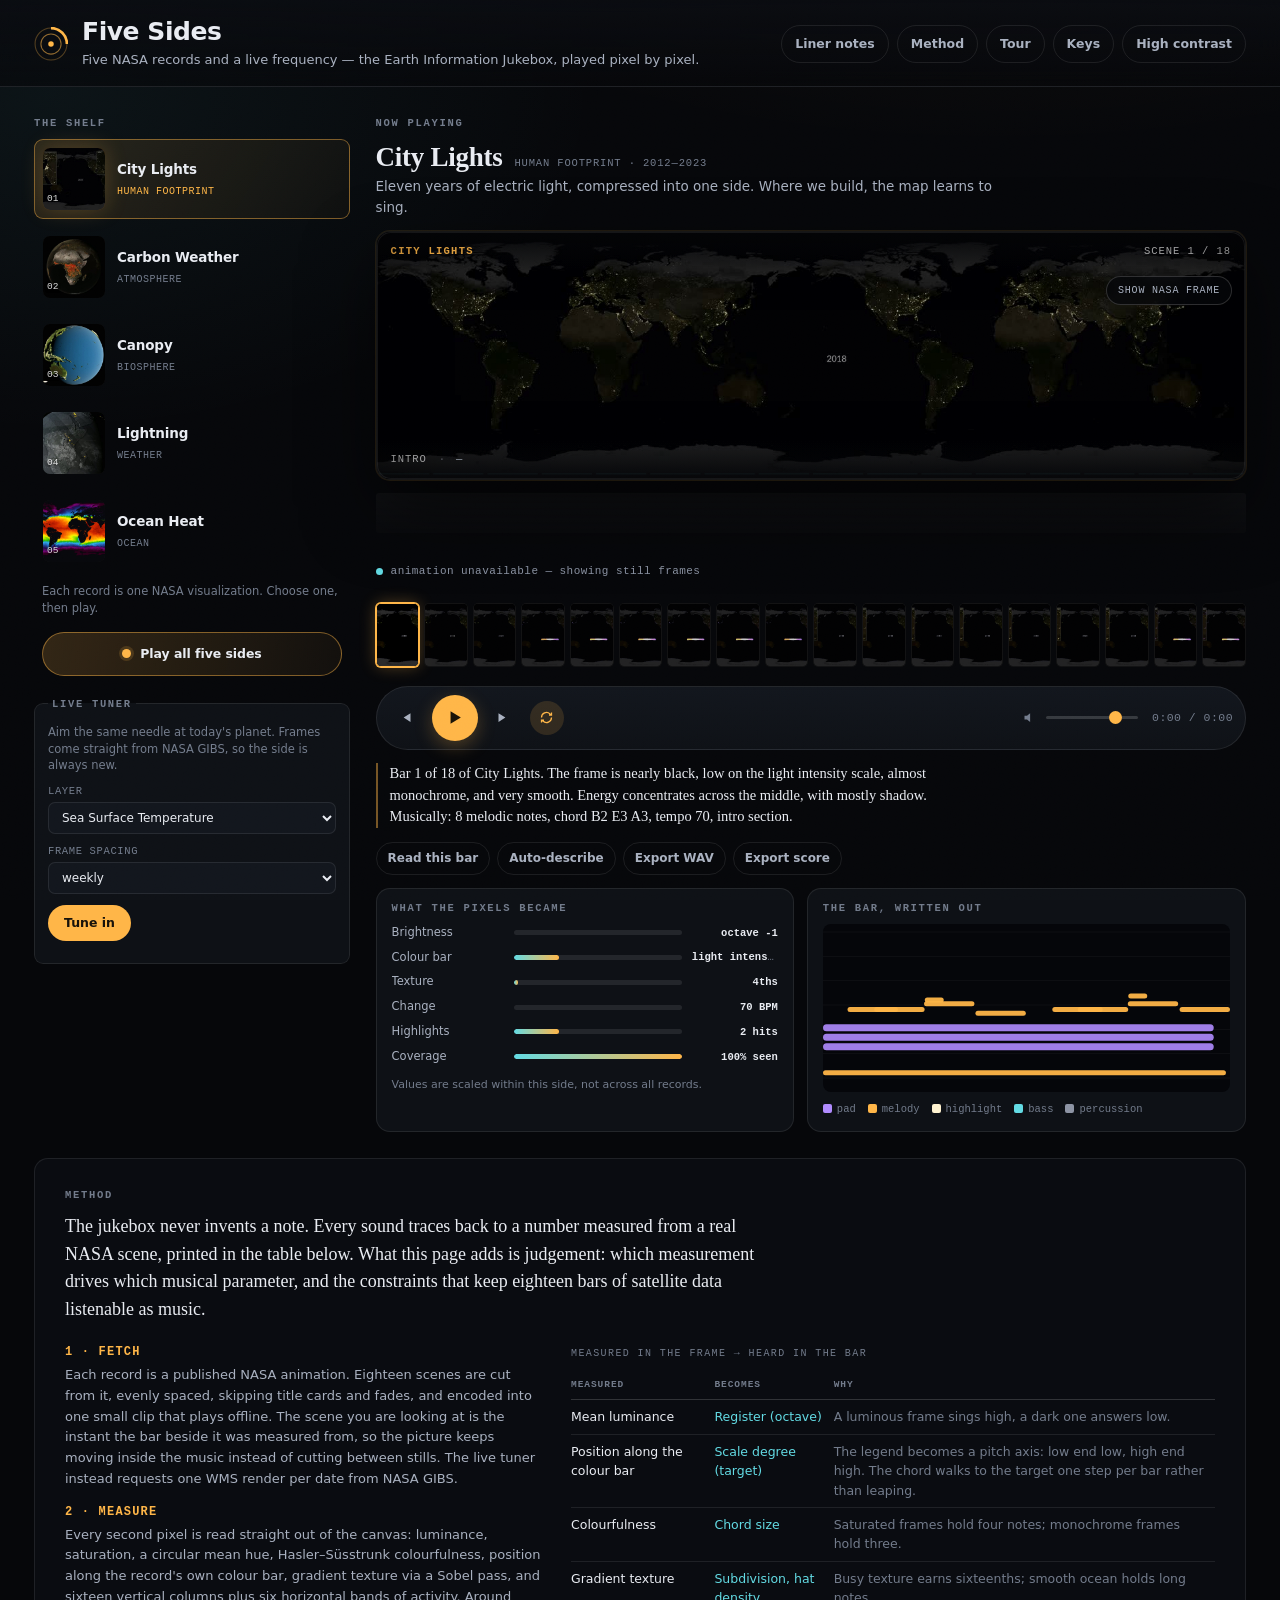
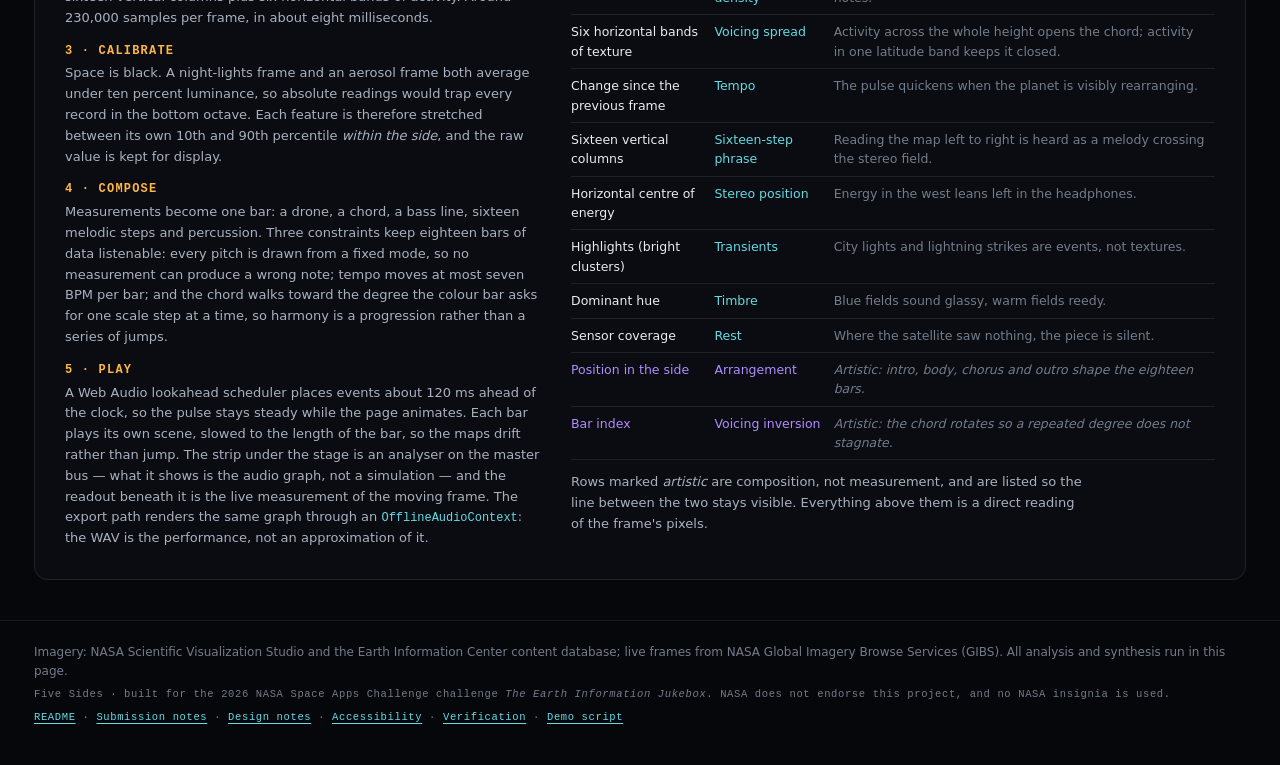
<file: index.html>
<!doctype html>
<html lang="en">
<head>
<meta charset="utf-8">
<meta name="viewport" content="width=device-width, initial-scale=1">
<title>Five Sides — NASA Earth Information Center data, played as sound</title>
<meta name="description" content="Five Sides plays NASA Earth Information Center animations as music: eighteen scenes of each record, measured pixel by pixel and played bar by bar. Five records and a live frequency, built for the 2026 NASA Space Apps Challenge.">
<meta name="color-scheme" content="dark">
<meta name="theme-color" content="#06070a">
<!-- Works on any host, including ones where response headers cannot be set
     (GitHub Pages). The allow-list is exactly what this app touches: its own
     files, NASA GIBS for the live tuner, and blob: URLs for the WAV download. -->
<meta http-equiv="Content-Security-Policy" content="default-src 'self'; img-src 'self' data: blob: https://gibs.earthdata.nasa.gov; connect-src 'self' https://gibs.earthdata.nasa.gov; media-src 'self' blob:; style-src 'self' 'unsafe-inline'; script-src 'self'; base-uri 'none'; form-action 'self'">
<link rel="canonical" href="https://www.fivesides.site/">

<!-- Sharing -->
<meta property="og:type" content="website">
<meta property="og:site_name" content="Five Sides">
<meta property="og:title" content="Five Sides">
<meta property="og:description" content="Five NASA Earth Information Center records and a live frequency, read pixel by pixel and played as music. Built for the 2026 NASA Space Apps Challenge.">
<meta property="og:image" content="https://www.fivesides.site/og.png">
<meta property="og:image:width" content="1200">
<meta property="og:image:height" content="630">
<meta property="og:image:alt" content="The jukebox with a sea surface temperature map on the stage and its controls below.">
<meta name="twitter:card" content="summary_large_image">
<meta name="twitter:title" content="Five Sides">
<meta name="twitter:description" content="NASA Earth Information Center animations, read pixel by pixel and played as music.">
<meta name="twitter:image" content="https://www.fivesides.site/og.png">

<link rel="icon" href="data:image/svg+xml,%3Csvg xmlns='http://www.w3.org/2000/svg' viewBox='0 0 32 32'%3E%3Ccircle cx='16' cy='16' r='15' fill='%2306070a'/%3E%3Ccircle cx='16' cy='16' r='9' fill='none' stroke='%23ffb648' stroke-width='2'/%3E%3Ccircle cx='16' cy='16' r='2.5' fill='%23ffb648'/%3E%3C/svg%3E">
<link rel="manifest" href="manifest.webmanifest">
<link rel="stylesheet" href="styles.css">
</head>
<body>
<a class="skip-link" href="#deck">Skip to the jukebox</a>

<noscript>
  <p class="noscript">
    This instrument measures pixels in a canvas and synthesises its sound with the
    Web Audio API, so it needs JavaScript. If you would rather just listen, the
    five sides are pre-rendered as audio files in <code>audio/</code>, and
    <a href="docs/DESIGN.md">the design notes</a> describe what each measurement becomes.
  </p>
</noscript>

<header class="topbar">
  <div class="brand">
    <span class="brand-mark" aria-hidden="true">
      <svg viewBox="0 0 32 32" width="34" height="34" focusable="false">
        <circle cx="16" cy="16" r="15" fill="none" stroke="currentColor" stroke-opacity=".3"></circle>
        <circle cx="16" cy="16" r="9.5" fill="none" stroke="currentColor" stroke-opacity=".55"></circle>
        <circle cx="16" cy="16" r="2.6" fill="currentColor"></circle>
        <path d="M16 1a15 15 0 0 1 15 15" fill="none" stroke="currentColor" stroke-width="2.5"></path>
      </svg>
    </span>
    <div class="brand-text">
      <h1>Five Sides</h1>
      <p class="tagline">Five NASA records and a live frequency — the Earth Information Jukebox, played pixel by pixel.</p>
    </div>
  </div>
  <nav class="topnav" aria-label="About this project">
    <button type="button" class="ghost" data-open="liner">Liner notes</button>
    <button type="button" class="ghost" data-open="method">Method</button>
    <button type="button" class="ghost" id="btn-tour">Tour</button>
    <button type="button" class="ghost" id="btn-keys" aria-haspopup="dialog">Keys</button>
    <button type="button" class="ghost" id="btn-contrast" aria-pressed="false">High contrast</button>
  </nav>
</header>

<main class="layout">
  <!-- The instrument is its own grid so the sticky shelf can only stay pinned
       for as long as the deck beside it lasts. -->
  <div class="instrument">
  <!-- ------------------------------ shelf ------------------------------ -->
  <section class="shelf" aria-labelledby="shelf-heading">
    <h2 id="shelf-heading" class="eyebrow">The shelf</h2>
    <ul class="shelf-list" id="shelf" role="list"></ul>
    <p class="shelf-hint" id="shelf-hint">Each record is one NASA visualization. Choose one, then play.</p>
    <button type="button" class="concert" id="btn-concert" aria-pressed="false">
      <span class="concert-dot" aria-hidden="true"></span>
      <span class="concert-label">Play all five sides</span>
    </button>

    <fieldset class="live-tuner" id="live-tuner">
      <legend class="eyebrow">Live tuner</legend>
      <p class="live-copy">Aim the same needle at today's planet. Frames come straight from NASA GIBS, so the side is always new.</p>
      <label class="field">
        <span>Layer</span>
        <select id="live-layer"></select>
      </label>
      <label class="field">
        <span>Frame spacing</span>
        <select id="live-step">
          <option value="1">daily</option>
          <option value="2">every 2 days</option>
          <option value="4">every 4 days</option>
          <option value="8" selected>weekly</option>
        </select>
      </label>
      <button type="button" class="primary" id="btn-live">Tune in</button>
      <p class="live-status" id="live-status" role="status"></p>
    </fieldset>
  </section>

  <!-- ------------------------------- deck ------------------------------ -->
  <section class="deck" id="deck" aria-labelledby="now-heading">
    <h2 id="now-heading" class="eyebrow">Now playing</h2>

    <div class="deck-head">
      <div class="now-head">
        <h3 id="rec-title">City Lights</h3>
        <p id="rec-meta" class="meta">Human Footprint · 2012—2023</p>
      </div>
      <p id="rec-blurb" class="blurb"></p>
    </div>

    <div class="stage">
      <canvas id="frame-canvas" role="img" aria-labelledby="frame-desc"></canvas>
      <div class="stage-top" aria-hidden="true">
        <span id="stage-title">City Lights</span>
        <span id="stage-count">scene 1 / 18</span>
      </div>
      <div class="stage-bottom" aria-hidden="true">
        <span id="stage-section">intro</span>
        <span id="stage-tempo">—</span>
      </div>
      <p class="tour-caption" id="tour-caption" role="status" hidden></p>
      <button type="button" class="source-toggle" id="btn-source" aria-pressed="false"
              title="Hide the measurement overlay and show the unmodified NASA frame">Show NASA frame</button>
      <button type="button" class="tour-skip" id="tour-skip" hidden>Skip tour</button>
      <p class="sr-only" id="frame-desc">Loading the first frame.</p>
    </div>

    <canvas class="spectrum" id="spectrum" aria-hidden="true"></canvas>
    <div class="live-strip" id="live-strip" hidden>
      <span class="live-dot" aria-hidden="true"></span>
      <span id="live-values">measuring the moving frame</span>
    </div>
      <ol class="filmstrip" id="filmstrip" aria-label="Bars in this side"></ol>

    <div class="transport" role="group" aria-label="Transport">
      <button type="button" class="round" id="btn-prev" aria-label="Previous bar" title="Previous bar (←)">
        <svg viewBox="0 0 24 24" aria-hidden="true"><path d="M6 5v14M20 5 9 12l11 7z"/></svg>
      </button>
      <button type="button" class="play" id="btn-play" aria-label="Play this side" aria-pressed="false" title="Play or pause (space)">
        <svg viewBox="0 0 24 24" aria-hidden="true" class="i-play"><path d="M7 4v16l13-8z"/></svg>
        <svg viewBox="0 0 24 24" aria-hidden="true" class="i-pause"><path d="M6 4h4v16H6zM14 4h4v16h-4z"/></svg>
      </button>
      <button type="button" class="round" id="btn-next" aria-label="Next bar" title="Next bar (→)">
        <svg viewBox="0 0 24 24" aria-hidden="true"><path d="M18 5v14M4 5l11 7-11 7z"/></svg>
      </button>
      <button type="button" class="round" id="btn-loop" aria-pressed="true" aria-label="Loop this side" title="Loop this side">
        <svg viewBox="0 0 24 24" aria-hidden="true"><path d="M4 12a8 8 0 0 1 13.6-5.7L20 8M20 4v4h-4M20 12a8 8 0 0 1-13.6 5.7L4 16M4 20v-4h4" fill="none" stroke="currentColor" stroke-width="2"/></svg>
      </button>
      <div class="transport-right">
        <label class="volume">
          <span class="sr-only">Volume</span>
          <svg viewBox="0 0 24 24" aria-hidden="true"><path d="M4 9h4l5-4v14l-5-4H4z"/></svg>
          <input type="range" id="volume" min="0" max="100" value="80">
        </label>
        <span class="clock" id="clock">0:00 / 0:00</span>
      </div>
    </div>


    <div class="deck-foot">
      <p id="narration" class="narration">Press play to hear this side described, bar by bar.</p>
      <div class="now-actions">
        <button type="button" class="ghost small" id="btn-speak">Read this bar</button>
        <button type="button" class="ghost small" id="btn-narrate" aria-pressed="false">Auto-describe</button>
        <button type="button" class="ghost small" id="btn-export">Export WAV</button>
        <button type="button" class="ghost small" id="btn-score">Export score</button>
      </div>
    </div>

    <div class="panels">
      <section class="signals" aria-labelledby="signals-heading">
        <h3 id="signals-heading" class="eyebrow">What the pixels became</h3>
        <ul class="meters" id="meters"></ul>
        <p class="signals-foot" id="signals-foot">Values are scaled within this side, not across all records.</p>
      </section>

      <section class="roll" aria-labelledby="roll-heading">
        <h3 id="roll-heading" class="eyebrow">The bar, written out</h3>
        <div class="roll-wrap">
          <canvas id="roll-canvas" aria-hidden="true"></canvas>
          <p class="roll-empty" id="roll-empty">Notes appear here as the bar plays.</p>
        </div>
        <p class="sr-only" id="roll-desc"></p>
        <ul class="legend" aria-hidden="true">
          <li><i class="lg pad"></i>pad</li>
          <li><i class="lg melody"></i>melody</li>
          <li><i class="lg bell"></i>highlight</li>
          <li><i class="lg bass"></i>bass</li>
          <li><i class="lg perc"></i>percussion</li>
        </ul>
      </section>
    </div>
  </section>

  </div>

  <!-- --------------------------- liner notes --------------------------- -->
  <section class="liner" id="liner" aria-labelledby="liner-heading" hidden>
    <h2 id="liner-heading" class="eyebrow">Liner notes</h2>
    <div class="liner-grid" id="liner-body"></div>
  </section>

  <!-- ------------------------------ method ------------------------------ -->
  <section class="method" id="method" aria-labelledby="method-heading">
    <h2 id="method-heading" class="eyebrow">Method</h2>
    <p class="lede">
      The jukebox never invents a note. Every sound traces back to a number
      measured from a real NASA scene, printed in the table below. What this page
      adds is judgement: which measurement drives which musical parameter, and
      the constraints that keep eighteen bars of satellite data listenable as
      music.
    </p>

    <div class="method-grid">
      <div class="method-col">
        <h3>1 · Fetch</h3>
        <p>Each record is a published NASA animation. Eighteen scenes are cut from it, evenly spaced, skipping title cards and fades, and encoded into one small clip that plays offline. The scene you are looking at is the instant the bar beside it was measured from, so the picture keeps moving inside the music instead of cutting between stills. The live tuner instead requests one WMS render per date from NASA GIBS.</p>

        <h3>2 · Measure</h3>
        <p>Every second pixel is read straight out of the canvas: luminance, saturation, a circular mean hue, Hasler–Süsstrunk colourfulness, position along the record's own colour bar, gradient texture via a Sobel pass, and sixteen vertical columns plus six horizontal bands of activity. Around 230,000 samples per frame, in about eight milliseconds.</p>

        <h3>3 · Calibrate</h3>
        <p>Space is black. A night-lights frame and an aerosol frame both average under ten percent luminance, so absolute readings would trap every record in the bottom octave. Each feature is therefore stretched between its own 10th and 90th percentile <em>within the side</em>, and the raw value is kept for display.</p>

        <h3>4 · Compose</h3>
        <p>Measurements become one bar: a drone, a chord, a bass line, sixteen melodic steps and percussion. Three constraints keep eighteen bars of data listenable: every pitch is drawn from a fixed mode, so no measurement can produce a wrong note; tempo moves at most seven BPM per bar; and the chord walks toward the degree the colour bar asks for one scale step at a time, so harmony is a progression rather than a series of jumps.</p>

        <h3>5 · Play</h3>
        <p>A Web Audio lookahead scheduler places events about 120&nbsp;ms ahead of the clock, so the pulse stays steady while the page animates. Each bar plays its own scene, slowed to the length of the bar, so the maps drift rather than jump. The strip under the stage is an analyser on the master bus — what it shows is the audio graph, not a simulation — and the readout beneath it is the live measurement of the moving frame. The export path renders the same graph through an <code>OfflineAudioContext</code>: the WAV is the performance, not an approximation of it.</p>
      </div>

      <div class="method-col">
        <table class="mapping">
          <caption>Measured in the frame → heard in the bar</caption>
          <thead>
            <tr><th scope="col">Measured</th><th scope="col">Becomes</th><th scope="col">Why</th></tr>
          </thead>
          <tbody>
            <tr><td>Mean luminance</td><td>Register (octave)</td><td>A luminous frame sings high, a dark one answers low.</td></tr>
            <tr><td>Position along the colour bar</td><td>Scale degree (target)</td><td>The legend becomes a pitch axis: low end low, high end high. The chord walks to the target one step per bar rather than leaping.</td></tr>
            <tr><td>Colourfulness</td><td>Chord size</td><td>Saturated frames hold four notes; monochrome frames hold three.</td></tr>
            <tr><td>Gradient texture</td><td>Subdivision, hat density</td><td>Busy texture earns sixteenths; smooth ocean holds long notes.</td></tr>
            <tr><td>Six horizontal bands of texture</td><td>Voicing spread</td><td>Activity across the whole height opens the chord; activity in one latitude band keeps it closed.</td></tr>
            <tr><td>Change since the previous frame</td><td>Tempo</td><td>The pulse quickens when the planet is visibly rearranging.</td></tr>
            <tr><td>Sixteen vertical columns</td><td>Sixteen-step phrase</td><td>Reading the map left to right is heard as a melody crossing the stereo field.</td></tr>
            <tr><td>Horizontal centre of energy</td><td>Stereo position</td><td>Energy in the west leans left in the headphones.</td></tr>
            <tr><td>Highlights (bright clusters)</td><td>Transients</td><td>City lights and lightning strikes are events, not textures.</td></tr>
            <tr><td>Dominant hue</td><td>Timbre</td><td>Blue fields sound glassy, warm fields reedy.</td></tr>
            <tr><td>Sensor coverage</td><td>Rest</td><td>Where the satellite saw nothing, the piece is silent.</td></tr>
            <tr class="art"><td>Position in the side</td><td>Arrangement</td><td>Artistic: intro, body, chorus and outro shape the eighteen bars.</td></tr>
            <tr class="art"><td>Bar index</td><td>Voicing inversion</td><td>Artistic: the chord rotates so a repeated degree does not stagnate.</td></tr>
          </tbody>
        </table>
        <p class="method-note">
          Rows marked <em>artistic</em> are composition, not measurement, and are
          listed so the line between the two stays visible. Everything above them
          is a direct reading of the frame's pixels.
        </p>
      </div>
    </div>
  </section>
</main>

<footer class="foot">
  <p>
    Imagery: NASA Scientific Visualization Studio and the Earth Information Center
    content database; live frames from NASA Global Imagery Browse Services (GIBS).
    All analysis and synthesis run in this page.
  </p>
  <p class="foot-meta">
    Five Sides · built for the 2026 NASA Space Apps Challenge challenge
    <em>The Earth Information Jukebox</em>. NASA does not endorse this project,
    and no NASA insignia is used.
  </p>
  <p class="foot-meta">
    <a href="README.md">README</a> ·
    <a href="docs/SUBMISSION.md">Submission notes</a> ·
    <a href="docs/DESIGN.md">Design notes</a> ·
    <a href="docs/ACCESSIBILITY.md">Accessibility</a> ·
    <a href="docs/QA.md">Verification</a> ·
    <a href="docs/DEMO_SCRIPT.md">Demo script</a>
  </p>
</footer>

<dialog id="keys-dialog" aria-labelledby="keys-heading">
  <h2 id="keys-heading">Keyboard</h2>
  <dl class="keys">
    <dt>Space</dt><dd>Play or pause</dd>
    <dt>← / →</dt><dd>Previous or next bar</dd>
    <dt>↑ / ↓</dt><dd>Previous or next record</dd>
    <dt>1 … 5</dt><dd>Choose a record</dd>
    <dt>D</dt><dd>Describe the current bar aloud</dd>
    <dt>A</dt><dd>Toggle auto-describe as the side plays</dd>
    <dt>M</dt><dd>Mute</dd>
    <dt>H</dt><dd>High contrast</dd>
    <dt>L</dt><dd>Liner notes for this record</dd>
    <dt>Esc</dt><dd>Close any panel</dd>
  </dl>
  <form method="dialog"><button class="primary" type="submit">Close</button></form>
</dialog>

<div class="sr-only" id="sr-status" role="status" aria-live="polite" aria-atomic="true"></div>

<script src="src/analyze.js"></script>
<script src="src/sonify.js"></script>
<script src="src/gibs.js"></script>
<script src="src/motion.js"></script>
<script src="src/records.js"></script>
<script src="data/records.js"></script>
<script src="src/app.js"></script>
</body>
</html>
</file>
<file: styles.css>
/* ==========================================================================
   The Earth Information Jukebox
   A dark listening room: near-black surfaces, warm amber for the instrument,
   cyan for the data. Type does the heavy lifting — instrument-panel mono for
   numbers, a serif for liner notes, a tight sans for titles.
   ========================================================================== */

:root {
  --bg: #06070a;
  --bg-2: #0a0c11;
  --panel: #0e1116;
  --panel-2: #12161d;
  --line: rgba(255, 255, 255, 0.085);
  --line-strong: rgba(255, 255, 255, 0.16);
  --ink: #e9ecf2;
  --ink-2: #a9b1c0;
  --ink-3: #737c8c;
  --amber: #ffb648;
  --amber-soft: rgba(255, 182, 72, 0.14);
  --amber-line: rgba(255, 182, 72, 0.45);
  --cyan: #63dbe4;
  --violet: #b18cff;
  --danger: #ff6b5e;
  --radius: 14px;
  --radius-sm: 9px;
  --font: ui-sans-serif, system-ui, -apple-system, "Segoe UI", Roboto, "Helvetica Neue", Arial, sans-serif;
  --mono: ui-monospace, "SF Mono", "Cascadia Mono", "Roboto Mono", Menlo, Consolas, monospace;
  --serif: ui-serif, Georgia, "Iowan Old Style", "Times New Roman", serif;
  --shadow: 0 18px 50px rgba(0, 0, 0, 0.55);
  --ease: cubic-bezier(0.2, 0.7, 0.2, 1);
}

* { box-sizing: border-box; }
html { -webkit-text-size-adjust: 100%; }

body {
  margin: 0;
  min-height: 100vh;
  background:
    radial-gradient(1400px 720px at 78% -12%, rgba(255, 182, 72, 0.07), transparent 60%),
    radial-gradient(1000px 620px at 4% 4%, rgba(99, 219, 228, 0.06), transparent 55%),
    var(--bg);
  color: var(--ink);
  font-family: var(--font);
  font-size: 15px;
  line-height: 1.55;
  -webkit-font-smoothing: antialiased;
}

h1, h2, h3, h4 { margin: 0; font-weight: 680; letter-spacing: -0.018em; line-height: 1.15; }
p { margin: 0; }
a { color: var(--cyan); text-decoration-thickness: 1px; text-underline-offset: 3px; }
code { font-family: var(--mono); font-size: 0.92em; color: var(--cyan); }

.sr-only {
  position: absolute !important;
  width: 1px; height: 1px;
  margin: -1px; padding: 0;
  overflow: hidden;
  clip: rect(0 0 0 0);
  clip-path: inset(50%);
  white-space: nowrap;
  border: 0;
}

/* film grain: SVG turbulence, tiled, very low opacity */
body::after {
  content: "";
  position: fixed;
  inset: 0;
  z-index: 60;
  pointer-events: none;
  opacity: 0.045;
  background-image: url("data:image/svg+xml,%3Csvg xmlns='http://www.w3.org/2000/svg' width='160' height='160'%3E%3Cfilter id='n'%3E%3CfeTurbulence type='fractalNoise' baseFrequency='0.85' numOctaves='3' stitchTiles='stitch'/%3E%3C/filter%3E%3Crect width='160' height='160' filter='url(%23n)'/%3E%3C/svg%3E");
  background-size: 160px 160px;
  mix-blend-mode: overlay;
}
body.contrast::after { opacity: 0.02; }

.skip-link {
  position: absolute;
  left: 12px; top: -60px;
  z-index: 100;
  padding: 10px 16px;
  border-radius: 0 0 10px 10px;
  background: var(--amber);
  color: #16110a;
  font-weight: 650;
  text-decoration: none;
  transition: top 0.16s var(--ease);
}
.skip-link:focus { top: 0; }

:focus-visible { outline: 2px solid var(--amber); outline-offset: 3px; border-radius: 4px; }

.noscript {
  max-width: 62ch;
  margin: 18px auto;
  padding: 16px 18px;
  border: 1px solid var(--amber-line);
  border-radius: var(--radius-sm);
  background: var(--amber-soft);
  color: var(--ink);
  font-size: 13.5px;
  line-height: 1.55;
}

.eyebrow {
  font-family: var(--mono);
  font-size: 10.5px;
  font-weight: 600;
  letter-spacing: 0.16em;
  text-transform: uppercase;
  color: var(--ink-3);
}

/* ------------------------------- topbar --------------------------------- */

.topbar {
  display: flex;
  align-items: center;
  justify-content: space-between;
  gap: 20px;
  flex-wrap: wrap;
  padding: 18px clamp(16px, 3vw, 34px) 16px;
  border-bottom: 1px solid var(--line);
  background: linear-gradient(180deg, rgba(10, 12, 17, 0.92), rgba(6, 7, 10, 0.62));
  position: sticky;
  top: 0;
  z-index: 30;
  backdrop-filter: blur(14px);
}

.brand { display: flex; align-items: center; gap: 14px; }
.brand-mark { color: var(--amber); display: flex; }
.brand-text h1 { font-size: clamp(19px, 2.1vw, 25px); }
.tagline { color: var(--ink-2); font-size: 13px; margin-top: 3px; }
.topnav { display: flex; gap: 8px; flex-wrap: wrap; }

button { font: inherit; color: inherit; background: none; border: 0; cursor: pointer; }

.ghost {
  padding: 8px 13px;
  border-radius: 999px;
  border: 1px solid var(--line);
  color: var(--ink-2);
  font-size: 12.5px;
  font-weight: 560;
  transition: border-color 0.15s var(--ease), color 0.15s var(--ease), background 0.15s var(--ease);
}
.ghost:hover { color: var(--ink); border-color: var(--line-strong); background: rgba(255, 255, 255, 0.035); }
.ghost[aria-pressed="true"] { color: var(--amber); border-color: var(--amber-line); background: var(--amber-soft); }
.ghost.small { padding: 6px 11px; font-size: 12px; }

.primary {
  padding: 10px 18px;
  border-radius: 999px;
  background: var(--amber);
  color: #17120a;
  font-weight: 660;
  font-size: 13px;
  transition: transform 0.12s var(--ease), filter 0.12s var(--ease);
}
.primary:hover { filter: brightness(1.08); }
.primary:active { transform: translateY(1px); }
.primary[disabled] { opacity: 0.55; cursor: progress; }

/* -------------------------------- layout -------------------------------- */

.layout {
  padding: clamp(16px, 2.4vw, 30px) clamp(16px, 3vw, 34px) 40px;
  max-width: 1560px;
  margin: 0 auto;
}

/* Shelf + deck only. Keeping them in their own grid is what stops the sticky
   shelf from following the reader down into the method notes. */
.instrument {
  display: grid;
  grid-template-columns: 316px minmax(0, 1fr);
  gap: clamp(16px, 2vw, 26px);
  align-items: start;
}

/* -------------------------------- shelf --------------------------------- */

.shelf { position: sticky; top: 84px; display: grid; gap: 10px; }

.shelf-list { list-style: none; margin: 0; padding: 0; display: grid; gap: 8px; }

.record {
  width: 100%;
  display: grid;
  grid-template-columns: 62px minmax(0, 1fr);
  gap: 12px;
  align-items: center;
  padding: 8px;
  border-radius: var(--radius-sm);
  border: 1px solid transparent;
  background: transparent;
  text-align: left;
  transition: background 0.15s var(--ease), border-color 0.15s var(--ease);
}
.record:hover { background: rgba(255, 255, 255, 0.035); }
.record[aria-pressed="true"] {
  background: linear-gradient(120deg, rgba(255, 182, 72, 0.12), rgba(255, 182, 72, 0.03));
  border-color: var(--amber-line);
}

.record-cover {
  position: relative;
  aspect-ratio: 1;
  border-radius: 7px;
  overflow: hidden;
  background: #000;
  box-shadow: inset 0 0 0 1px rgba(255, 255, 255, 0.09);
}
.record-cover img { width: 100%; height: 100%; object-fit: cover; display: block; }
.record[aria-pressed="true"] .record-cover { box-shadow: inset 0 0 0 1px var(--amber-line), 0 0 22px rgba(255, 182, 72, 0.22); }

.record-num {
  position: absolute;
  left: 4px; bottom: 3px;
  font-family: var(--mono);
  font-size: 9.5px;
  color: rgba(255, 255, 255, 0.85);
  text-shadow: 0 1px 3px #000;
}

.record-body { display: grid; gap: 2px; min-width: 0; }
.record-title { display: block; font-size: 13.5px; font-weight: 640; letter-spacing: -0.01em; }
.record-sub {
  display: block;
  font-family: var(--mono);
  font-size: 10px;
  color: var(--ink-3);
  letter-spacing: 0.05em;
  text-transform: uppercase;
  margin-top: 2px;
}
.record[aria-pressed="true"] .record-sub { color: var(--amber); }

.shelf-hint { font-size: 11.5px; color: var(--ink-3); padding: 2px 8px 0; line-height: 1.45; }

/* play the whole album */
.concert {
  display: flex;
  align-items: center;
  justify-content: center;
  gap: 9px;
  margin: 6px 8px 2px;
  padding: 11px 14px;
  border-radius: 999px;
  border: 1px solid var(--amber-line);
  background: linear-gradient(100deg, rgba(255, 182, 72, 0.18), rgba(255, 182, 72, 0.05));
  color: var(--ink);
  font-size: 12.5px;
  font-weight: 640;
  letter-spacing: -0.005em;
  transition: border-color 0.15s var(--ease), background 0.15s var(--ease), color 0.15s var(--ease), transform 0.1s var(--ease);
}
.concert:hover { border-color: var(--amber); background: linear-gradient(100deg, rgba(255, 182, 72, 0.26), rgba(255, 182, 72, 0.08)); }
.concert:active { transform: translateY(1px); }
.concert[aria-pressed="true"] { border-color: var(--amber); color: var(--amber); background: rgba(255, 182, 72, 0.14); }
.concert-dot {
  width: 9px; height: 9px; border-radius: 50%;
  background: var(--amber);
  box-shadow: 0 0 0 3px rgba(255, 182, 72, 0.16);
  transition: background 0.15s var(--ease), box-shadow 0.15s var(--ease);
}
.concert[aria-pressed="true"] .concert-dot { background: var(--amber); box-shadow: 0 0 0 5px rgba(255, 182, 72, 0.24); }
@media (prefers-reduced-motion: no-preference) {
  .concert[aria-pressed="true"] .concert-dot { animation: pulse 1.8s ease-in-out infinite; }
  @keyframes pulse {
    0%, 100% { box-shadow: 0 0 0 3px rgba(255, 182, 72, 0.10); }
    50% { box-shadow: 0 0 0 6px rgba(255, 182, 72, 0.22); }
  }
}

.live-tuner {
  margin: 8px 0 0;
  padding: 12px 13px 13px;
  border: 1px solid var(--line);
  border-radius: var(--radius-sm);
  background: var(--panel);
  display: grid;
  gap: 9px;
}
.live-tuner legend { padding: 0 4px; }
.live-copy { font-size: 11.5px; color: var(--ink-3); line-height: 1.45; }
.field { display: grid; gap: 3px; }
.field > span { font-size: 10.5px; color: var(--ink-3); font-family: var(--mono); letter-spacing: 0.06em; text-transform: uppercase; }
.field select {
  font: inherit;
  font-size: 12px;
  padding: 7px 9px;
  border-radius: 7px;
  border: 1px solid var(--line);
  background: var(--panel-2);
  color: var(--ink);
}
.live-status { font-size: 11px; color: var(--ink-3); }
.live-status.busy { color: var(--cyan); }
.live-status.error { color: var(--danger); }
#btn-live { justify-self: start; padding: 8px 16px; font-size: 12.5px; margin-top: 2px; }

/* --------------------------------- deck --------------------------------- */

.deck { display: grid; gap: 13px; min-width: 0; }

.stage {
  position: relative;
  border-radius: var(--radius);
  overflow: hidden;
  background: #000;
  border: 1px solid var(--line);
  box-shadow: var(--shadow);
  aspect-ratio: 16 / 9;          /* replaced per record from the frame's own shape */
  max-height: 47vh;
  min-height: 230px;
  box-shadow:
    0 0 0 1px rgba(255, 182, 72, 0.10),
    0 30px 70px rgba(0, 0, 0, 0.62),
    inset 0 1px 0 rgba(255, 255, 255, 0.06);
}
/* a printed bezel, so the picture reads as a framed object */
.stage::after {
  content: "";
  position: absolute;
  inset: 0;
  border-radius: inherit;
  pointer-events: none;
  box-shadow:
    inset 0 0 0 1px rgba(255, 255, 255, 0.07),
    inset 0 0 70px rgba(0, 0, 0, 0.45);
}
.stage canvas { width: 100%; height: 100%; display: block; }

.stage-top, .stage-bottom {
  position: absolute;
  left: 0; right: 0;
  display: flex;
  justify-content: space-between;
  align-items: center;
  gap: 12px;
  padding: 11px 14px;
  font-family: var(--mono);
  font-size: 10.5px;
  letter-spacing: 0.09em;
  text-transform: uppercase;
  color: rgba(255, 255, 255, 0.72);
  pointer-events: none;
}
.stage-top { top: 0; background: linear-gradient(180deg, rgba(4, 5, 8, 0.88), transparent); }
.stage-bottom {
  bottom: 0;
  justify-content: flex-start;
  background: linear-gradient(0deg, rgba(4, 5, 8, 0.88), transparent);
}
/* The published animations stamp their own date bottom-right; the tempo sits
   with the section label instead of fighting it for that corner. */
.stage-bottom #stage-tempo::before { content: "·"; margin-right: 10px; opacity: 0.5; }
#stage-title { color: var(--amber); font-weight: 600; letter-spacing: 0.12em; }

/* guided tour */
.source-toggle {
  position: absolute;
  top: 44px;
  right: 13px;
  z-index: 4;
  padding: 6px 11px;
  border-radius: 999px;
  border: 1px solid var(--line-strong);
  background: rgba(5, 6, 10, 0.72);
  color: var(--ink-2);
  font-family: var(--mono);
  font-size: 10px;
  letter-spacing: 0.08em;
  text-transform: uppercase;
  backdrop-filter: blur(4px);
  transition: color 0.15s var(--ease), border-color 0.15s var(--ease), background 0.15s var(--ease);
}
.source-toggle:hover { color: var(--ink); border-color: var(--amber-line); }
.source-toggle[aria-pressed="true"] {
  color: var(--amber);
  border-color: var(--amber);
  background: rgba(255, 182, 72, 0.14);
}

.tour-caption {
  position: absolute;
  left: 50%;
  bottom: 46px;
  transform: translateX(-50%);
  width: min(760px, calc(100% - 48px));
  margin: 0;
  padding: 15px 20px;
  border-radius: 12px;
  background: rgba(5, 6, 10, 0.86);
  border: 1px solid rgba(255, 182, 72, 0.38);
  box-shadow: 0 16px 40px rgba(0, 0, 0, 0.55);
  color: #f2f5fa;
  font-family: var(--serif);
  font-size: clamp(15px, 1.6vw, 19px);
  line-height: 1.45;
  text-align: center;
  backdrop-filter: blur(6px);
  z-index: 3;
}
.tour-caption[hidden] { display: none; }
.tour-skip {
  position: absolute;
  right: 14px;
  bottom: 14px;
  z-index: 4;
  padding: 6px 11px;
  border-radius: 999px;
  border: 1px solid var(--line-strong);
  background: rgba(5, 6, 10, 0.8);
  color: var(--ink-2);
  font-size: 11px;
  font-family: var(--mono);
  letter-spacing: 0.08em;
  text-transform: uppercase;
}
.tour-skip:hover { color: var(--ink); border-color: var(--amber-line); }
.tour-skip[hidden] { display: none; }
#stage-tempo { color: var(--ink-2); }

/* ------------------------------- spectrum ------------------------------- */
/* Tapped off the master bus: what you see is the audio graph, not a simulation. */

.spectrum {
  display: block;
  width: 100%;
  height: 40px;
  margin: 0 0 8px;
  border-radius: 3px;
  background: linear-gradient(180deg, rgba(255, 255, 255, 0.035), rgba(255, 255, 255, 0.012));
}

/* ------------------------------ live strip ------------------------------ */
/* Sits between the stage and the filmstrip: proof that the numbers come from
   the frame on screen right now, not from a table written at build time. */

.live-strip {
  display: flex;
  align-items: center;
  gap: 8px;
  margin: 9px 0 10px;
  font-family: ui-monospace, "SF Mono", Menlo, Consolas, monospace;
  font-size: 11px;
  letter-spacing: 0.04em;
  color: var(--muted, #8b93a3);
  text-transform: none;
}

.live-strip[hidden] { display: none; }

.live-dot {
  width: 7px;
  height: 7px;
  border-radius: 50%;
  background: #63dbe4;
  box-shadow: 0 0 0 0 rgba(99, 219, 228, 0.55);
  animation: live-pulse 1.9s ease-out infinite;
  flex: none;
}

#live-values { font-variant-numeric: tabular-nums; }

@keyframes live-pulse {
  0%   { box-shadow: 0 0 0 0 rgba(99, 219, 228, 0.5); }
  70%  { box-shadow: 0 0 0 7px rgba(99, 219, 228, 0); }
  100% { box-shadow: 0 0 0 0 rgba(99, 219, 228, 0); }
}

.filmstrip {
  list-style: none;
  display: grid;
  grid-auto-flow: column;
  grid-auto-columns: minmax(0, 1fr);
  gap: 5px;
  margin: 0;
  padding: 0;
}
.filmstrip li { min-width: 0; }
.filmstrip button {
  width: 100%;
  padding: 0;
  border-radius: 5px;
  overflow: hidden;
  position: relative;
  height: 64px;
  background: #000;
  border: 1px solid var(--line);
  opacity: 0.78;
  transition: opacity 0.15s var(--ease), border-color 0.15s var(--ease), transform 0.15s var(--ease);
}
.filmstrip button:hover { opacity: 0.95; transform: translateY(-1px); }
.filmstrip button img { width: 100%; height: 100%; object-fit: cover; display: block; filter: brightness(1.5) contrast(1.08) saturate(1.1); }
.filmstrip button[aria-current="true"] {
  opacity: 1;
  border-color: var(--amber);
  box-shadow: 0 0 0 1px var(--amber), 0 0 16px rgba(255, 182, 72, 0.3);
}
.filmstrip button .fill {
  position: absolute;
  inset: auto 0 0 0;
  height: 2px;
  background: var(--amber);
  transform-origin: left;
  transform: scaleX(0);
}

.transport {
  display: flex;
  align-items: center;
  gap: 9px;
  padding: 8px 12px;
  border: 1px solid var(--line);
  border-radius: 999px;
  background: linear-gradient(180deg, var(--panel-2), var(--panel));
}
.transport .round, .transport .play {
  display: grid;
  place-items: center;
  border-radius: 50%;
  color: var(--ink-2);
  transition: color 0.14s var(--ease), background 0.14s var(--ease), transform 0.1s var(--ease);
}
.transport .round { width: 34px; height: 34px; }
.transport .round svg { width: 15px; height: 15px; fill: currentColor; }
.transport .round:hover { color: var(--ink); background: rgba(255, 255, 255, 0.06); }
.transport .round[aria-pressed="true"] { color: var(--amber); background: var(--amber-soft); }

.transport .play {
  width: 46px; height: 46px;
  background: var(--amber);
  color: #191307;
  box-shadow: 0 6px 18px rgba(255, 182, 72, 0.25);
}
.transport .play:hover { filter: brightness(1.07); }
.transport .play:active { transform: scale(0.97); }
.transport .play svg { width: 19px; height: 19px; fill: currentColor; }
.transport .play .i-pause { display: none; }
.transport .play[aria-pressed="true"] .i-play { display: none; }
.transport .play[aria-pressed="true"] .i-pause { display: block; }

.transport-right { margin-left: auto; display: flex; align-items: center; gap: 12px; }
.volume { display: flex; align-items: center; gap: 7px; color: var(--ink-3); }
.volume svg { width: 15px; height: 15px; fill: currentColor; }

input[type="range"] {
  -webkit-appearance: none;
  appearance: none;
  width: 92px;
  height: 3px;
  border-radius: 999px;
  background: rgba(255, 255, 255, 0.16);
}
input[type="range"]::-webkit-slider-thumb {
  -webkit-appearance: none;
  width: 13px; height: 13px;
  border-radius: 50%;
  background: var(--amber);
  cursor: pointer;
  border: 0;
}
input[type="range"]::-moz-range-thumb {
  width: 13px; height: 13px; border: 0; border-radius: 50%;
  background: var(--amber); cursor: pointer;
}

.clock { font-family: var(--mono); font-size: 11.5px; color: var(--ink-3); letter-spacing: 0.04em; white-space: nowrap; }

.deck-head { display: grid; gap: 3px; }
.now-head { display: flex; align-items: baseline; gap: 12px; flex-wrap: wrap; }
.now-head h3 { font-family: var(--serif); font-size: clamp(21px, 2.4vw, 27px); font-weight: 600; letter-spacing: -0.01em; }
.meta { font-family: var(--mono); font-size: 10.5px; color: var(--ink-3); letter-spacing: 0.08em; text-transform: uppercase; }
.blurb { color: var(--ink-2); font-size: 13.5px; max-width: 74ch; }
.deck-foot {
  display: flex;
  align-items: flex-start;
  justify-content: space-between;
  gap: 14px;
  flex-wrap: wrap;
}
.deck-foot .narration { flex: 1 1 420px; }
.narration {
  font-family: var(--serif);
  font-size: 14.5px;
  line-height: 1.5;
  color: var(--ink);
  padding-left: 12px;
  border-left: 2px solid var(--amber-line);
  min-height: 2.6em;
  max-width: 80ch;
}
.now-actions { display: flex; gap: 7px; flex-wrap: wrap; }

.panels { display: grid; grid-template-columns: minmax(0, 1fr) minmax(0, 1.05fr); gap: 13px; }
.signals, .roll {
  padding: 13px 15px 14px;
  border: 1px solid var(--line);
  border-radius: var(--radius);
  background: var(--panel);
  min-width: 0;
}
.signals h3, .roll h3 { margin-bottom: 10px; }

.meters { list-style: none; margin: 0; padding: 0; display: grid; gap: 7px; }
.meter { display: grid; grid-template-columns: 112px minmax(0, 1fr) 86px; gap: 10px; align-items: center; }
.meter-label { font-size: 11.5px; color: var(--ink-2); white-space: nowrap; overflow: hidden; text-overflow: ellipsis; }
.meter-bar { position: relative; height: 5px; border-radius: 999px; background: rgba(255, 255, 255, 0.09); overflow: hidden; }
.meter-bar i {
  position: absolute;
  inset: 0 auto 0 0;
  width: 0%;
  border-radius: 999px;
  background: linear-gradient(90deg, var(--cyan), var(--amber));
  transition: width 0.4s var(--ease);
}
.meter-value { font-family: var(--mono); font-size: 10.5px; color: var(--ink-3); text-align: right; white-space: nowrap; overflow: hidden; text-overflow: ellipsis; }
.meter-value b { color: var(--ink); font-weight: 600; }
.signals-foot { margin-top: 10px; font-size: 11px; color: var(--ink-3); }

.roll-wrap { position: relative; }
#roll-canvas { width: 100%; height: 168px; display: block; border-radius: 8px; background: #05060a; }
.roll-empty {
  position: absolute;
  inset: 0;
  display: grid;
  place-items: center;
  font-size: 11.5px;
  color: var(--ink-3);
  pointer-events: none;
  transition: opacity 0.3s var(--ease);
}
.roll-empty[hidden] { display: none; }

.legend { list-style: none; display: flex; gap: 12px; margin: 9px 0 0; padding: 0; flex-wrap: wrap; font-size: 10.5px; color: var(--ink-3); font-family: var(--mono); }
.legend li { display: flex; align-items: center; gap: 5px; }
.lg { width: 9px; height: 9px; border-radius: 2px; display: block; }
.lg.pad { background: var(--violet); }
.lg.melody { background: var(--amber); }
.lg.bell { background: #fff3d0; }
.lg.bass { background: var(--cyan); }
.lg.perc { background: #8d94a4; }

/* ------------------------------ liner notes ----------------------------- */

.liner {
  margin-top: clamp(16px, 2vw, 26px);
  padding: clamp(18px, 2.4vw, 26px);
  border: 1px solid var(--line);
  border-radius: var(--radius);
  background: linear-gradient(160deg, #11141a, #0a0c11);
  scroll-margin-top: 90px;
}
.liner[hidden] { display: none; }
.liner-grid {
  margin-top: 14px;
  display: grid;
  grid-template-columns: repeat(auto-fit, minmax(230px, 1fr));
  gap: 22px;
}
.liner-grid h3 { font-family: var(--serif); font-size: 18px; margin-bottom: 6px; }
.liner-grid h4 { font-family: var(--mono); font-size: 10px; letter-spacing: 0.14em; text-transform: uppercase; color: var(--ink-3); margin-bottom: 6px; }
.liner-grid p { font-size: 13.5px; color: var(--ink-2); margin-bottom: 12px; }
.program-note {
  font-family: var(--serif) !important;
  font-size: 16px !important;
  line-height: 1.5 !important;
  color: var(--ink) !important;
  padding-left: 12px;
  border-left: 2px solid var(--amber-line);
  margin: 4px 0 12px !important;
}
.liner-grid ul { margin: 0; padding-left: 16px; font-size: 13px; color: var(--ink-2); display: grid; gap: 3px; }
.liner-grid .credit-list { list-style: none; padding: 0; }
.liner-grid .credit-list li { font-size: 12.5px; }
.liner-grid .credit-list b { color: var(--ink); font-weight: 580; }

.axis-swatch {
  height: 18px;
  border-radius: 5px;
  margin: 9px 0 5px;
  box-shadow: inset 0 0 0 1px rgba(255, 255, 255, 0.14);
}
.axis-legend {
  display: flex;
  justify-content: space-between;
  gap: 8px;
  font-family: var(--mono);
  font-size: 9.5px;
  letter-spacing: 0.08em;
  text-transform: uppercase;
  color: var(--ink-3);
  margin-bottom: 10px !important;
}
.axis-legend span:nth-child(2) { color: var(--cyan); }

.liner-grid audio {
  width: 100%;
  max-width: 320px;
  height: 34px;
  margin: 4px 0 6px;
  border-radius: 999px;
  accent-color: var(--amber);
}
.audio-hint { font-size: 11.5px !important; color: var(--ink-3) !important; line-height: 1.45; margin-top: 0 !important; }

/* -------------------------------- method -------------------------------- */

.method {
  margin-top: clamp(16px, 2vw, 26px);
  padding: clamp(18px, 2.6vw, 30px);
  border: 1px solid var(--line);
  border-radius: var(--radius);
  background: var(--bg-2);
  scroll-margin-top: 90px;
}
.lede {
  font-family: var(--serif);
  font-size: clamp(15px, 1.6vw, 18px);
  line-height: 1.55;
  color: var(--ink);
  max-width: 78ch;
  margin: 12px 0 22px;
}
.method-grid { display: grid; grid-template-columns: minmax(0, 0.85fr) minmax(0, 1.15fr); gap: 30px; }
.method-col h3 { font-size: 12px; font-family: var(--mono); letter-spacing: 0.1em; text-transform: uppercase; color: var(--amber); margin: 16px 0 5px; }
.method-col h3:first-child { margin-top: 0; }
.method-col p { font-size: 13px; color: var(--ink-2); line-height: 1.6; }

.mapping { width: 100%; border-collapse: collapse; font-size: 12.5px; }
.mapping caption { text-align: left; font-family: var(--mono); font-size: 10px; letter-spacing: 0.14em; text-transform: uppercase; color: var(--ink-3); padding-bottom: 9px; }
.mapping th, .mapping td { text-align: left; padding: 7px 10px 7px 0; border-bottom: 1px solid var(--line); vertical-align: top; }
.mapping th { font-family: var(--mono); font-size: 9.5px; letter-spacing: 0.1em; text-transform: uppercase; color: var(--ink-3); border-bottom-color: var(--line-strong); }
.mapping td:first-child { color: var(--ink); }
.mapping td:nth-child(2) { color: var(--cyan); }
.mapping td:last-child { color: var(--ink-3); }
.mapping tr.art td:first-child, .mapping tr.art td:nth-child(2) { color: var(--violet); }
.mapping tr.art td:last-child { font-style: italic; }
.method-note { margin-top: 12px; font-size: 12px; color: var(--ink-3); max-width: 62ch; }

/* -------------------------------- footer -------------------------------- */

.foot {
  border-top: 1px solid var(--line);
  padding: 22px clamp(16px, 3vw, 34px) 40px;
  max-width: 1560px;
  margin: 0 auto;
  font-size: 12px;
  color: var(--ink-3);
  display: grid;
  gap: 6px;
}
.foot-meta { font-family: var(--mono); font-size: 10.5px; letter-spacing: 0.06em; }

/* -------------------------------- dialog -------------------------------- */

dialog {
  border: 1px solid var(--line-strong);
  border-radius: var(--radius);
  background: var(--panel);
  color: var(--ink);
  padding: 22px 24px;
  max-width: 460px;
  box-shadow: var(--shadow);
}
dialog::backdrop { background: rgba(3, 4, 7, 0.72); backdrop-filter: blur(3px); }
dialog h2 { font-size: 17px; margin-bottom: 14px; }
.keys { display: grid; grid-template-columns: auto 1fr; gap: 7px 16px; margin: 0 0 18px; font-size: 13px; }
.keys dt { font-family: var(--mono); font-size: 11.5px; color: var(--amber); white-space: nowrap; }
.keys dd { margin: 0; color: var(--ink-2); }

/* ------------------------------ high contrast --------------------------- */

body.contrast {
  --bg: #000;
  --bg-2: #000;
  --panel: #050505;
  --panel-2: #0a0a0a;
  --line: rgba(255, 255, 255, 0.34);
  --line-strong: rgba(255, 255, 255, 0.7);
  --ink: #fff;
  --ink-2: #e7e7e7;
  --ink-3: #c2c2c2;
  --amber: #ffd24a;
  --cyan: #7fe8f2;
  background: #000;
}
body.contrast .stage { border-width: 2px; }
body.contrast .meter-bar { background: #333; }
body.contrast .filmstrip button { opacity: 0.85; }
body.contrast .filmstrip button[aria-current="true"] { opacity: 1; }

/* ------------------------------ responsive ------------------------------ */

@media (max-width: 1180px) {
  .instrument { grid-template-columns: minmax(0, 1fr); }
  .shelf { position: static; }
  .shelf-list { grid-auto-flow: column; grid-auto-columns: minmax(196px, 1fr); overflow-x: auto; padding-bottom: 6px; scrollbar-width: thin; }
  .record { grid-template-columns: 48px minmax(0, 1fr); }
  .live-tuner { grid-template-columns: repeat(auto-fit, minmax(140px, 1fr)); align-items: end; }
  .live-copy, .live-tuner legend { grid-column: 1 / -1; }
}

@media (max-width: 900px) {
  .panels { grid-template-columns: minmax(0, 1fr); }
  .method-grid { grid-template-columns: minmax(0, 1fr); gap: 22px; }
}

@media (max-width: 720px) {
  .topbar { position: static; }
  .stage { aspect-ratio: 4 / 3; }
  .meter { grid-template-columns: 92px minmax(0, 1fr) 72px; }
  .transport { flex-wrap: wrap; border-radius: var(--radius); justify-content: center; }
  .transport-right { margin-left: 0; width: 100%; justify-content: space-between; padding: 0 4px 3px; }
  .filmstrip { gap: 3px; }
  .filmstrip button { height: 42px; }
  .now-head h3 { font-size: 21px; }
}

/* --------------------------- motion preference -------------------------- */

@media (prefers-reduced-motion: reduce) {
  *, *::before, *::after {
    animation-duration: 0.001ms !important;
    animation-iteration-count: 1 !important;
    transition-duration: 0.001ms !important;
  }
  .filmstrip button:hover { transform: none; }
}
</file>
